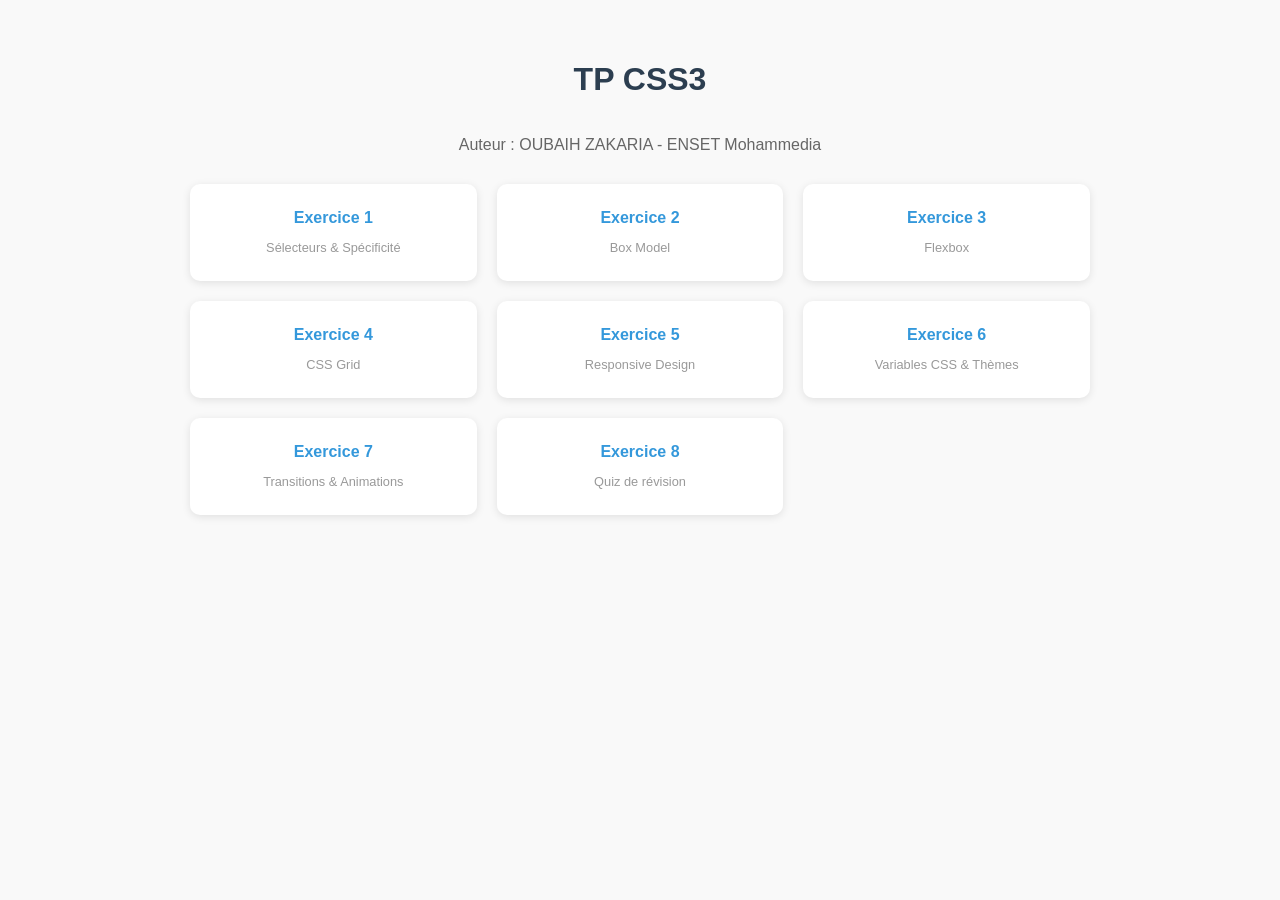
<file: index.html>
<!DOCTYPE html>
<html lang="fr">
<head>
  <meta charset="UTF-8">
  <meta name="viewport" content="width=device-width, initial-scale=1.0">
  <title>TP CSS3 - Chapitre 4</title>
  <link rel="stylesheet" href="style.css">
  <link rel="stylesheet" href="index.css">
</head>
<body>
  <h1>TP CSS3</h1>
  <p>Auteur : OUBAIH ZAKARIA - ENSET Mohammedia</p>
  <div class="grid">
    <a class="card" href="ex1/index.html"><h2>Exercice 1</h2><small>Sélecteurs & Spécificité</small></a>
    <a class="card" href="ex2/index.html"><h2>Exercice 2</h2><small>Box Model</small></a>
    <a class="card" href="ex3/index.html"><h2>Exercice 3</h2><small>Flexbox</small></a>
    <a class="card" href="ex4/index.html"><h2>Exercice 4</h2><small>CSS Grid</small></a>
    <a class="card" href="ex5/index.html"><h2>Exercice 5</h2><small>Responsive Design</small></a>
    <a class="card" href="ex6/index.html"><h2>Exercice 6</h2><small>Variables CSS & Thèmes</small></a>
    <a class="card" href="ex7/index.html"><h2>Exercice 7</h2><small>Transitions & Animations</small></a>
    <a class="card" href="ex8/index.html"><h2>Exercice 8</h2><small>Quiz de révision</small></a>
  </div>
</body>
</html>
</file>
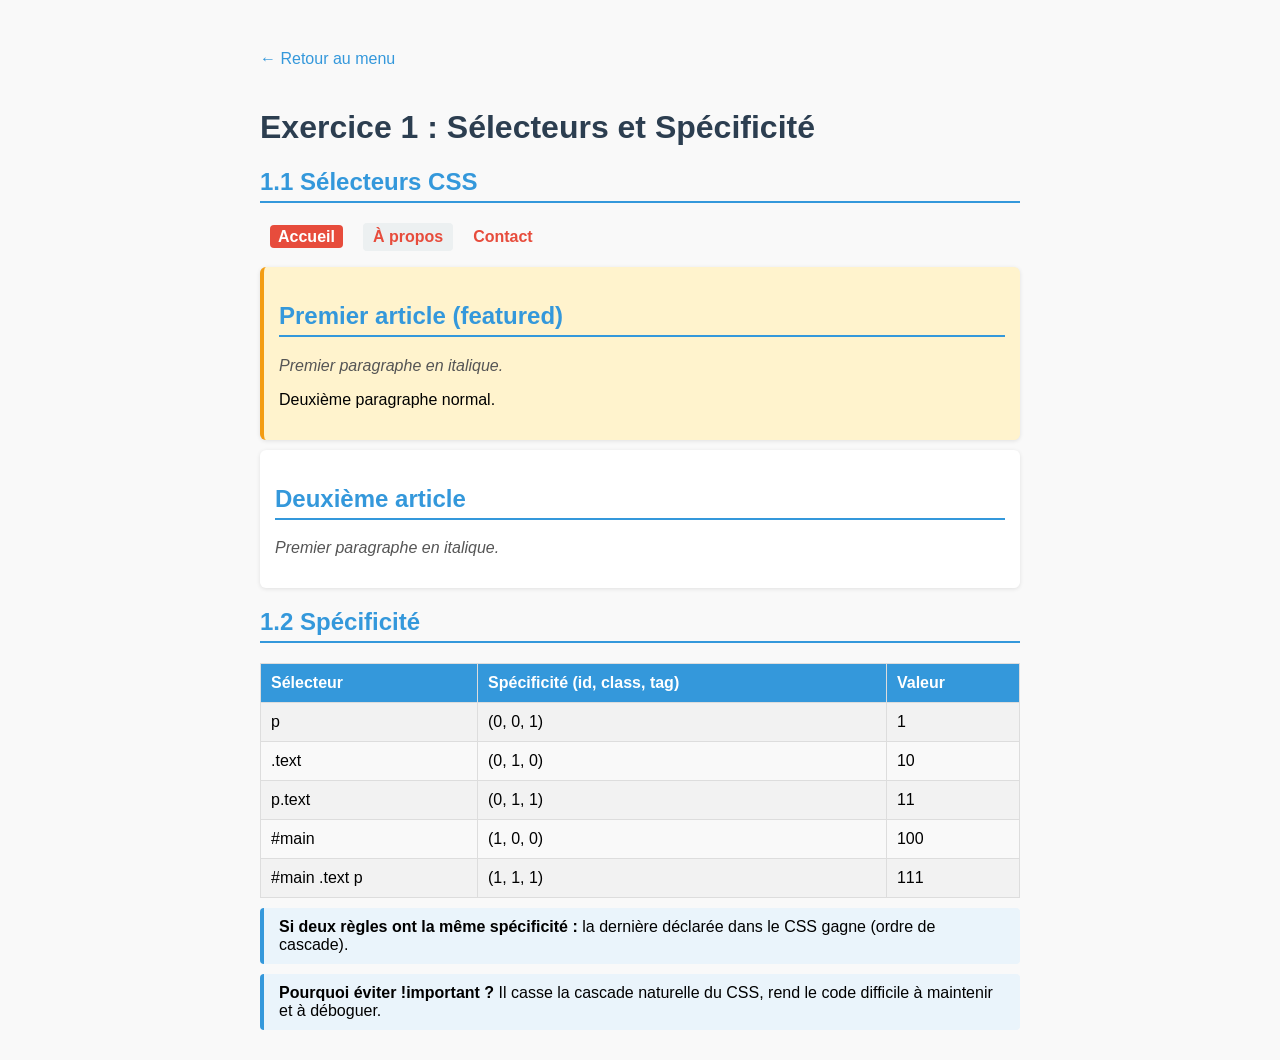
<file: ex1/index.html>
<!DOCTYPE html>
<html lang="fr">
<head>
  <meta charset="UTF-8">
  <meta name="viewport" content="width=device-width, initial-scale=1.0">
  <title>Exercice 1 - Sélecteurs & Spécificité</title>
  <link rel="stylesheet" href="../style.css">
  <link rel="stylesheet" href="style.css">
</head>
<body>
  <div class="page-ex1">
    <a class="back" href="../index.html">← Retour au menu</a>
    <h1>Exercice 1 : Sélecteurs et Spécificité</h1>

    <h2>1.1 Sélecteurs CSS</h2>
    <nav class="main-nav">
      <ul>
        <li><a href="/" class="active">Accueil</a></li>
        <li><a href="/about">À propos</a></li>
        <li><a href="/contact">Contact</a></li>
      </ul>
    </nav>

    <main>
      <article class="post featured">
        <h2>Premier article (featured)</h2>
        <p>Premier paragraphe en italique.</p>
        <p>Deuxième paragraphe normal.</p>
      </article>
      <article class="post">
        <h2>Deuxième article</h2>
        <p>Premier paragraphe en italique.</p>
      </article>
    </main>

    <h2>1.2 Spécificité</h2>
    <table class="specificity-table">
      <tr>
        <th>Sélecteur</th>
        <th>Spécificité (id, class, tag)</th>
        <th>Valeur</th>
      </tr>
      <tr><td>p</td><td>(0, 0, 1)</td><td>1</td></tr>
      <tr><td>.text</td><td>(0, 1, 0)</td><td>10</td></tr>
      <tr><td>p.text</td><td>(0, 1, 1)</td><td>11</td></tr>
      <tr><td>#main</td><td>(1, 0, 0)</td><td>100</td></tr>
      <tr><td>#main .text p</td><td>(1, 1, 1)</td><td>111</td></tr>
    </table>

    <div class="note">
      <strong>Si deux règles ont la même spécificité :</strong> la dernière déclarée dans le CSS gagne (ordre de cascade).
    </div>
    <div class="note">
      <strong>Pourquoi éviter !important ?</strong> Il casse la cascade naturelle du CSS, rend le code difficile à maintenir et à déboguer.
    </div>
  </div>
</body>
</html>
</file>
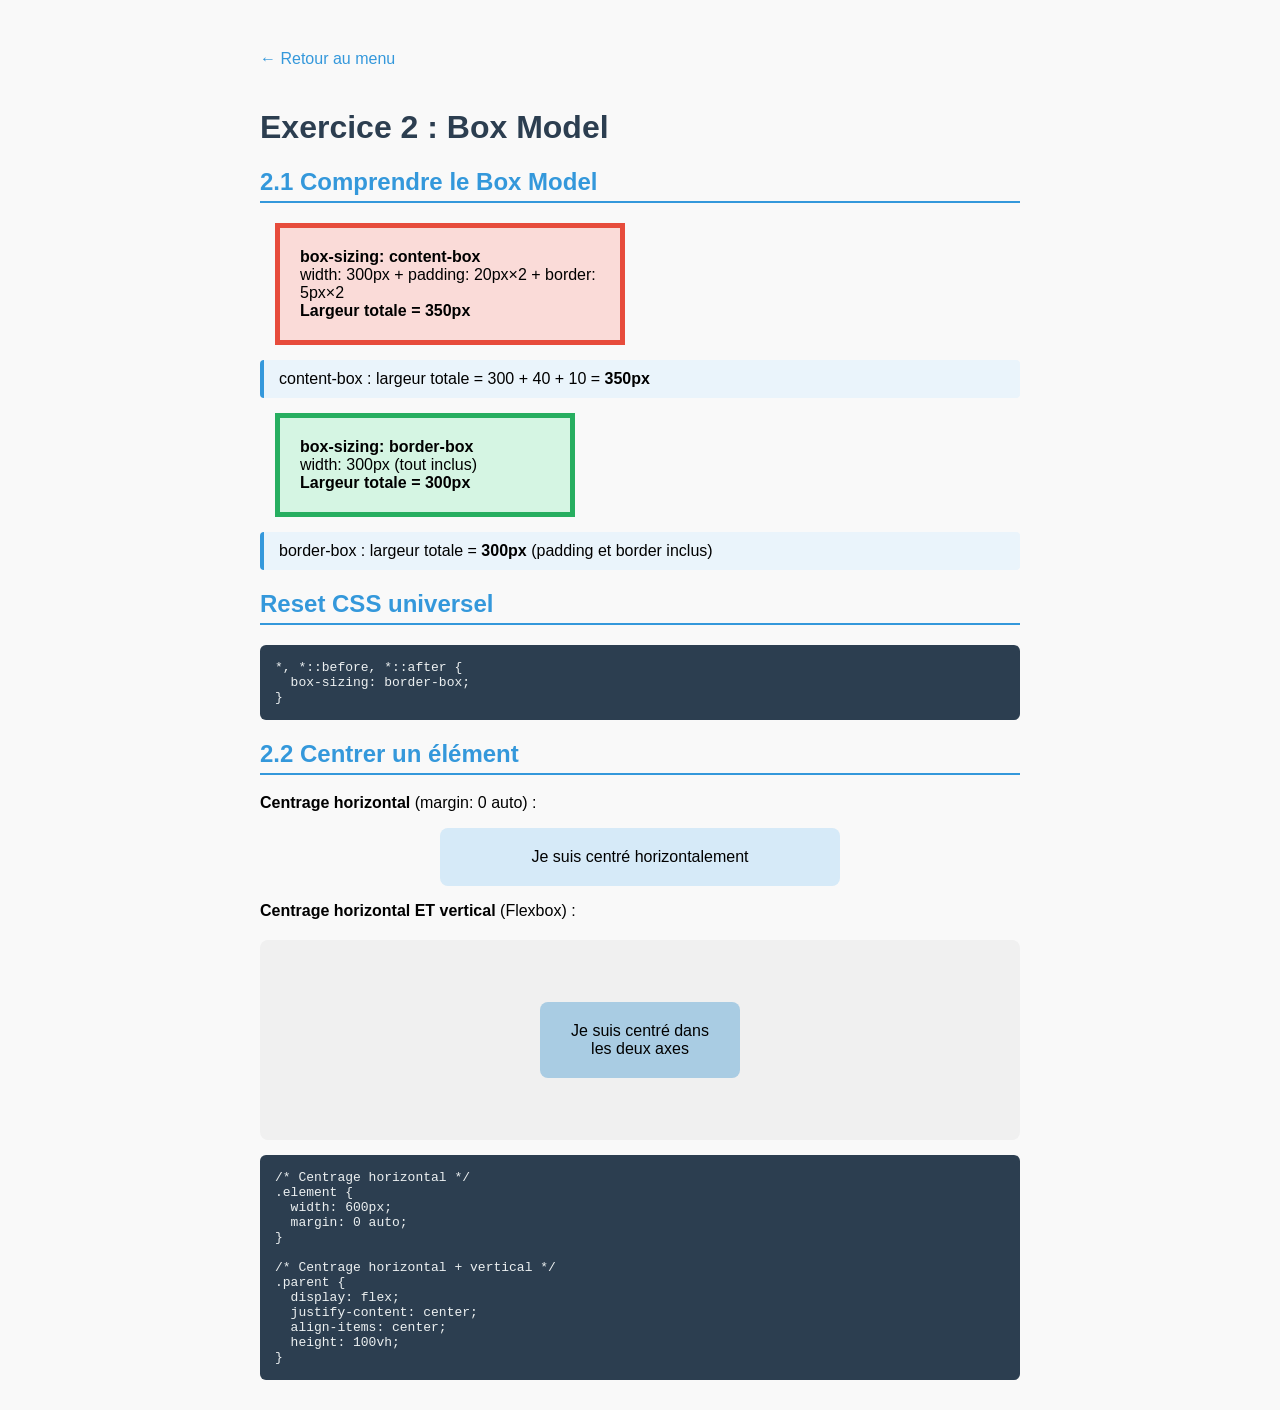
<file: ex2/index.html>
<!DOCTYPE html>
<html lang="fr">
<head>
  <meta charset="UTF-8">
  <meta name="viewport" content="width=device-width, initial-scale=1.0">
  <title>Exercice 2 - Box Model</title>
  <link rel="stylesheet" href="../style.css">
  <link rel="stylesheet" href="style.css">
</head>
<body>
  <div class="page-ex2">
    <a class="back" href="../index.html">← Retour au menu</a>
    <h1>Exercice 2 : Box Model</h1>

    <h2>2.1 Comprendre le Box Model</h2>

    <div class="box-content">
      <strong>box-sizing: content-box</strong><br>
      width: 300px + padding: 20px×2 + border: 5px×2<br>
      <strong>Largeur totale = 350px</strong>
    </div>
    <div class="note">content-box : largeur totale = 300 + 40 + 10 = <strong>350px</strong></div>

    <div class="box-border">
      <strong>box-sizing: border-box</strong><br>
      width: 300px (tout inclus)<br>
      <strong>Largeur totale = 300px</strong>
    </div>
    <div class="note">border-box : largeur totale = <strong>300px</strong> (padding et border inclus)</div>

    <h2>Reset CSS universel</h2>
    <pre>*, *::before, *::after {
  box-sizing: border-box;
}</pre>

    <h2>2.2 Centrer un élément</h2>
    <p><strong>Centrage horizontal</strong> (margin: 0 auto) :</p>
    <div class="center-h">Je suis centré horizontalement</div>

    <p><strong>Centrage horizontal ET vertical</strong> (Flexbox) :</p>
    <div class="center-container">
      <div class="center-both">Je suis centré dans les deux axes</div>
    </div>

    <pre style="margin-top:15px">/* Centrage horizontal */
.element {
  width: 600px;
  margin: 0 auto;
}

/* Centrage horizontal + vertical */
.parent {
  display: flex;
  justify-content: center;
  align-items: center;
  height: 100vh;
}</pre>
  </div>
</body>
</html>
</file>
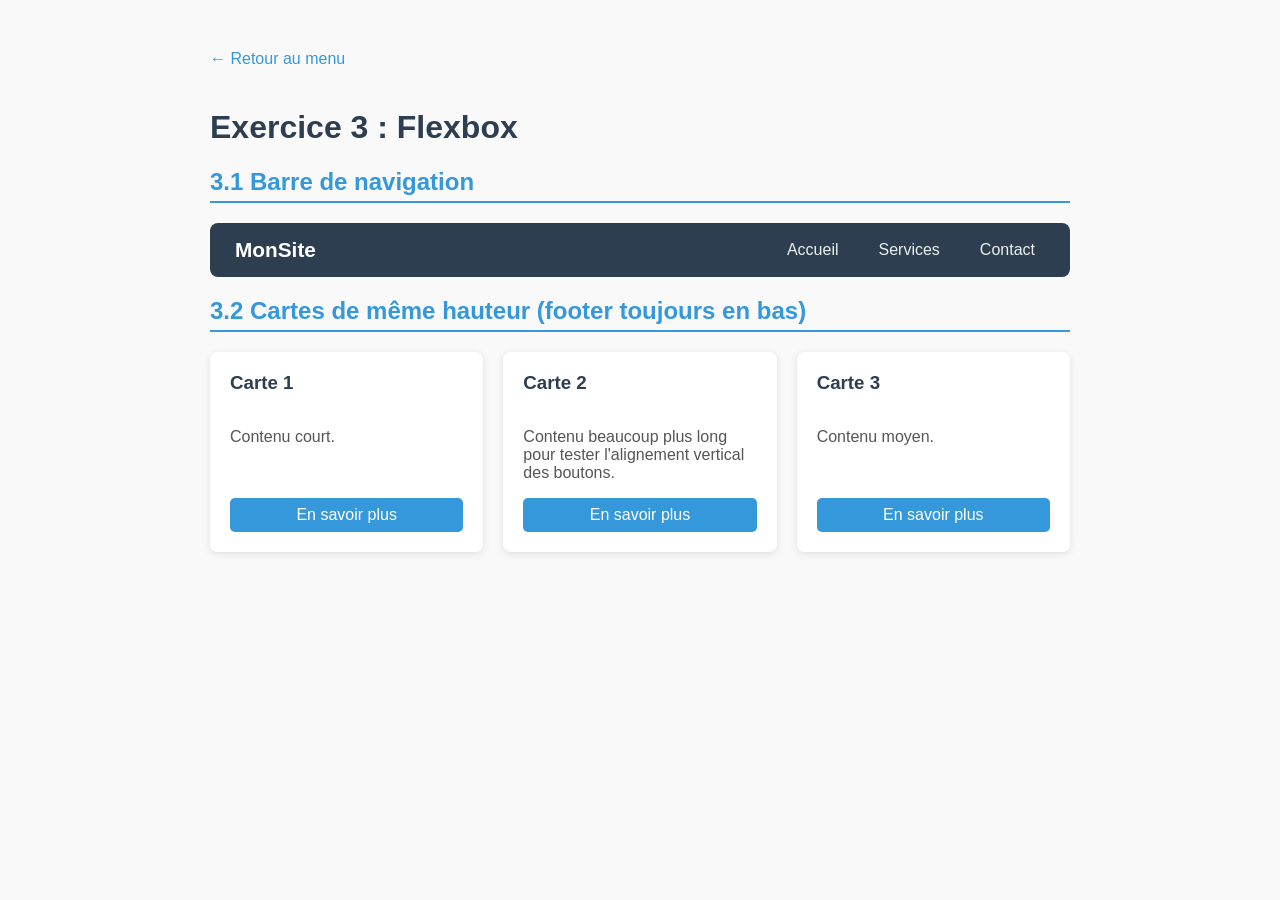
<file: ex3/index.html>
<!DOCTYPE html>
<html lang="fr">
<head>
  <meta charset="UTF-8">
  <meta name="viewport" content="width=device-width, initial-scale=1.0">
  <title>Exercice 3 - Flexbox</title>
  <link rel="stylesheet" href="../style.css">
  <link rel="stylesheet" href="style.css">
</head>
<body>
  <div class="page-ex3">
    <a class="back" href="../index.html">← Retour au menu</a>
    <h1>Exercice 3 : Flexbox</h1>

    <h2>3.1 Barre de navigation</h2>
    <nav class="navbar">
      <div class="logo">MonSite</div>
      <ul class="nav-links">
        <li><a href="#">Accueil</a></li>
        <li><a href="#">Services</a></li>
        <li><a href="#">Contact</a></li>
      </ul>
    </nav>

    <h2>3.2 Cartes de même hauteur (footer toujours en bas)</h2>
    <div class="cards">
      <div class="card">
        <h3>Carte 1</h3>
        <p>Contenu court.</p>
        <a href="#" class="card-link">En savoir plus</a>
      </div>
      <div class="card">
        <h3>Carte 2</h3>
        <p>Contenu beaucoup plus long pour tester l'alignement vertical des boutons.</p>
        <a href="#" class="card-link">En savoir plus</a>
      </div>
      <div class="card">
        <h3>Carte 3</h3>
        <p>Contenu moyen.</p>
        <a href="#" class="card-link">En savoir plus</a>
      </div>
    </div>
  </div>
</body>
</html>
</file>
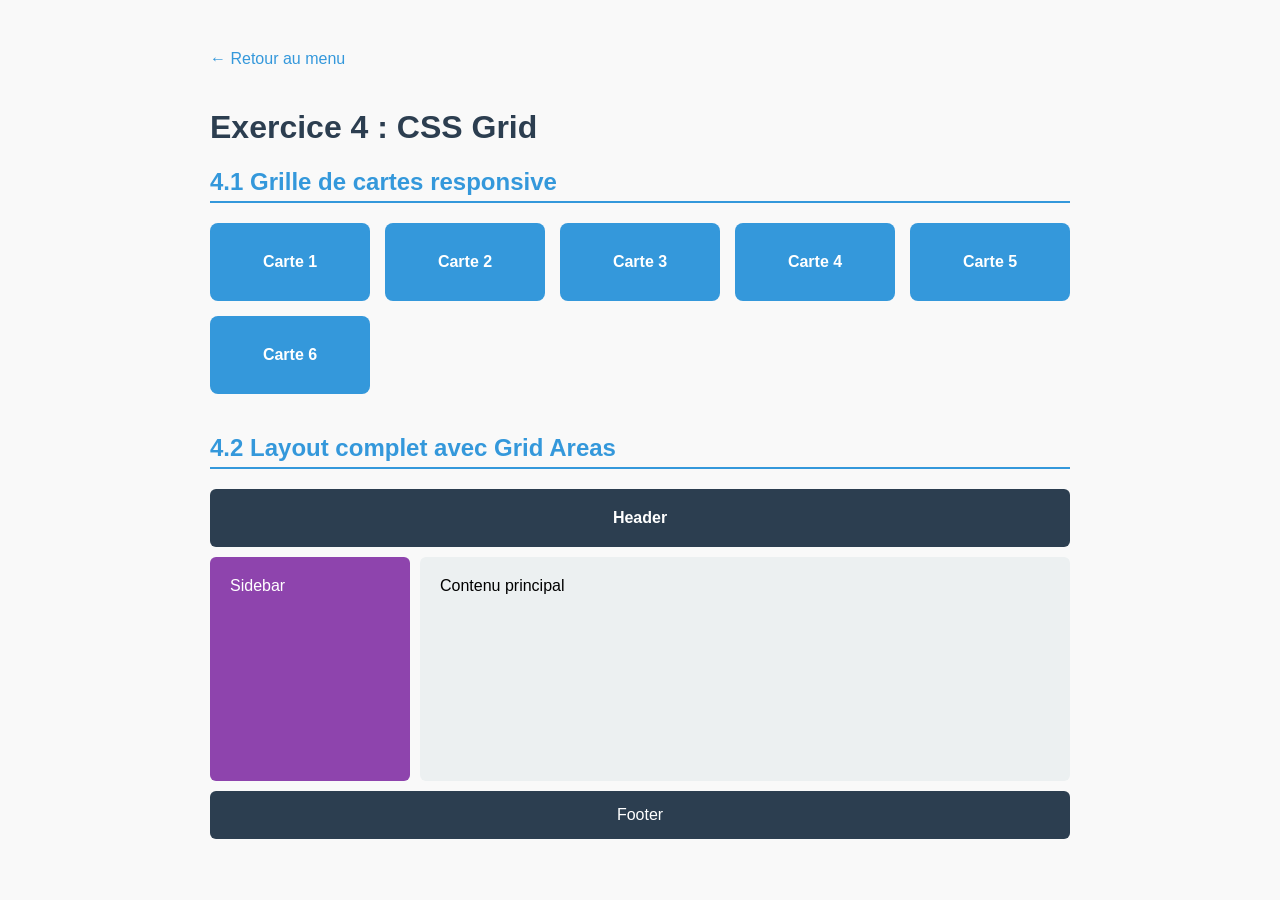
<file: ex4/index.html>
<!DOCTYPE html>
<html lang="fr">
<head>
  <meta charset="UTF-8">
  <meta name="viewport" content="width=device-width, initial-scale=1.0">
  <title>Exercice 4 - CSS Grid</title>
  <link rel="stylesheet" href="../style.css">
  <link rel="stylesheet" href="style.css">
</head>
<body>
  <div class="page-ex4">
    <a class="back" href="../index.html">← Retour au menu</a>
    <h1>Exercice 4 : CSS Grid</h1>

    <h2>4.1 Grille de cartes responsive</h2>
    <div class="grid-cards">
      <div class="card">Carte 1</div>
      <div class="card">Carte 2</div>
      <div class="card">Carte 3</div>
      <div class="card">Carte 4</div>
      <div class="card">Carte 5</div>
      <div class="card">Carte 6</div>
    </div>

    <h2>4.2 Layout complet avec Grid Areas</h2>
    <div class="page-layout">
      <header class="header">Header</header>
      <nav class="sidebar">Sidebar</nav>
      <main class="main">Contenu principal</main>
      <footer class="footer">Footer</footer>
    </div>
  </div>
</body>
</html>
</file>
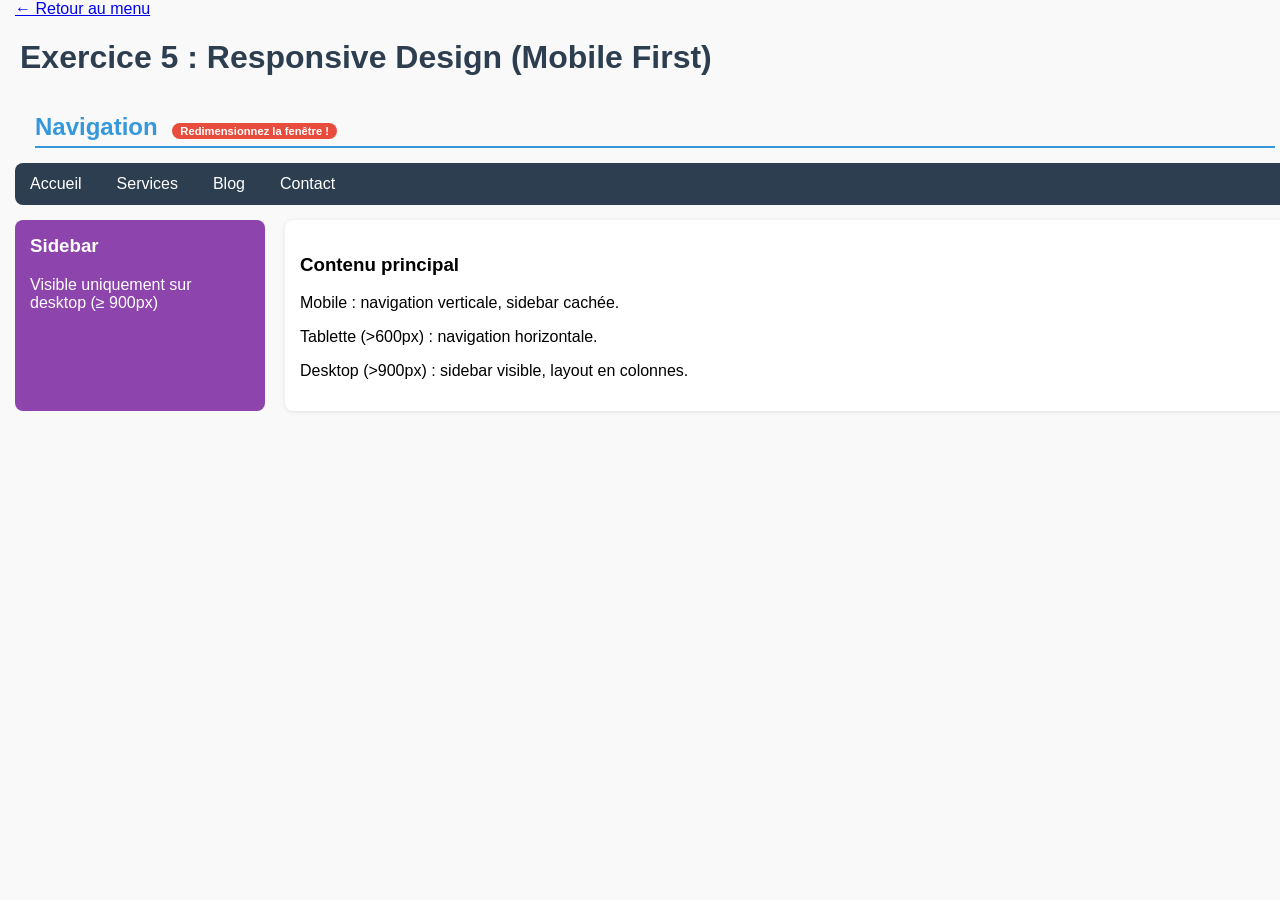
<file: ex5/index.html>
<!DOCTYPE html>
<html lang="fr">
<head>
  <meta charset="UTF-8">
  <meta name="viewport" content="width=device-width, initial-scale=1.0">
  <title>Exercice 5 - Responsive Design</title>
  <link rel="stylesheet" href="style.css">
</head>
<body>
  <a class="back" href="../index.html" style="margin-left:15px">← Retour au menu</a>
  <h1>Exercice 5 : Responsive Design (Mobile First)</h1>

  <div class="container">
    <h2>Navigation <span class="label">Redimensionnez la fenêtre !</span></h2>
    <ul class="nav-menu">
      <li><a href="#">Accueil</a></li>
      <li><a href="#">Services</a></li>
      <li><a href="#">Blog</a></li>
      <li><a href="#">Contact</a></li>
    </ul>

    <div class="content">
      <aside class="sidebar">
        <h3 style="margin-top:0">Sidebar</h3>
        <p>Visible uniquement sur desktop (≥ 900px)</p>
      </aside>
      <div class="main-content">
        <h3>Contenu principal</h3>
        <p> Mobile : navigation verticale, sidebar cachée.</p>
        <p>Tablette (>600px) : navigation horizontale.</p>
        <p>Desktop (>900px) : sidebar visible, layout en colonnes.</p>
      </div>
    </div>
  </div>
</body>
</html>
</file>
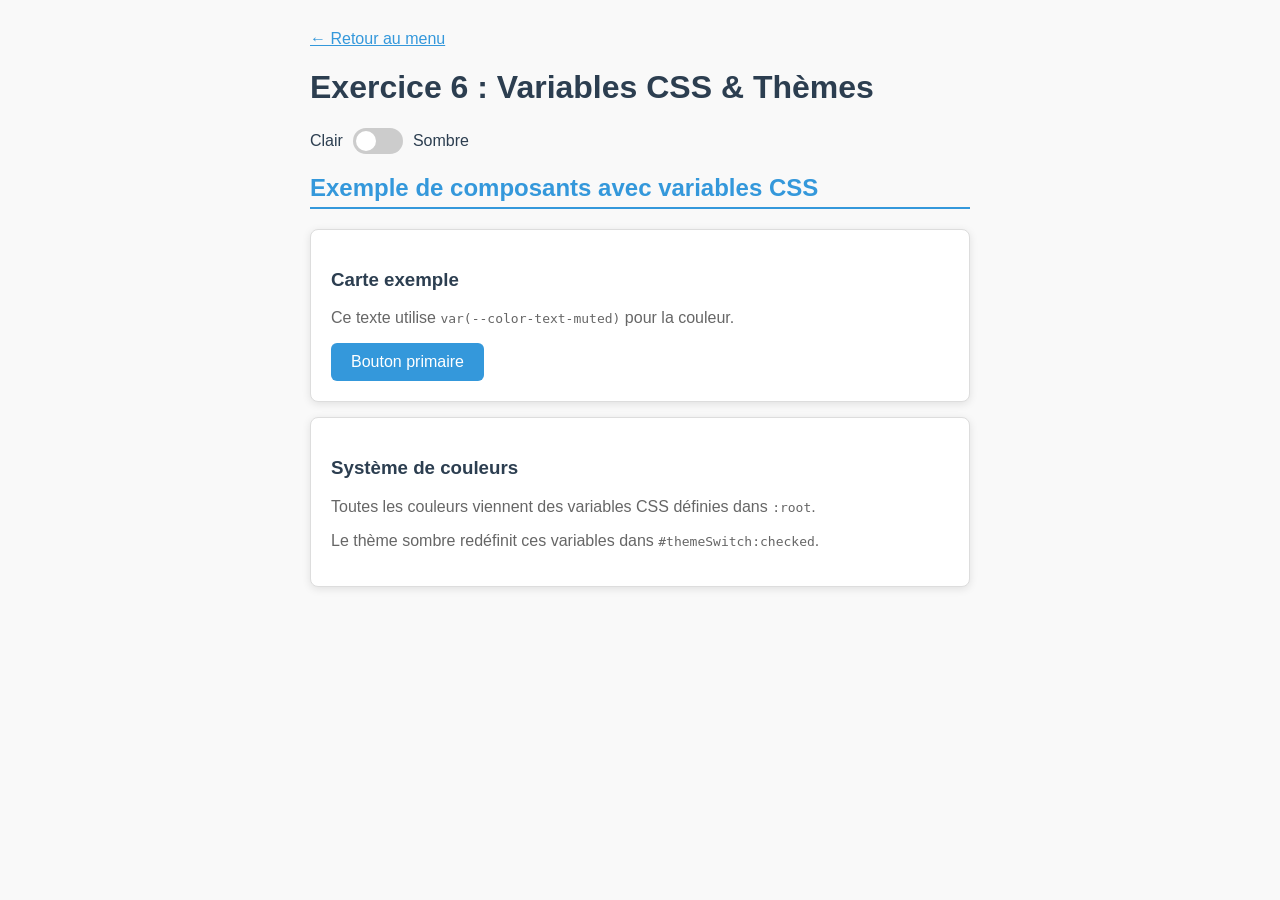
<file: ex6/index.html>
<!DOCTYPE html>
<html lang="fr">
<head>
  <meta charset="UTF-8">
  <meta name="viewport" content="width=device-width, initial-scale=1.0">
  <title>Exercice 6 - Variables CSS & Thèmes</title>
  <link rel="stylesheet" href="style.css">
</head>
<body>
  <input type="checkbox" id="themeSwitch" class="theme-input">

  <a class="back" href="../index.html">← Retour au menu</a>
  <h1>Exercice 6 : Variables CSS & Thèmes</h1>

  <div class="theme-toggle">
    <span>Clair</span>
    <label class="switch" for="themeSwitch">
      <span class="slider"></span>
    </label>
    <span>Sombre</span>
  </div>

  <h2>Exemple de composants avec variables CSS</h2>

  <div class="card">
    <h3>Carte exemple</h3>
    <p>Ce texte utilise <code>var(--color-text-muted)</code> pour la couleur.</p>
    <button class="btn">Bouton primaire</button>
  </div>

  <div class="card">
    <h3>Système de couleurs</h3>
    <p>Toutes les couleurs viennent des variables CSS définies dans <code>:root</code>.</p>
    <p>Le thème sombre redéfinit ces variables dans <code>#themeSwitch:checked</code>.</p>
  </div>
</body>
</html>
</file>
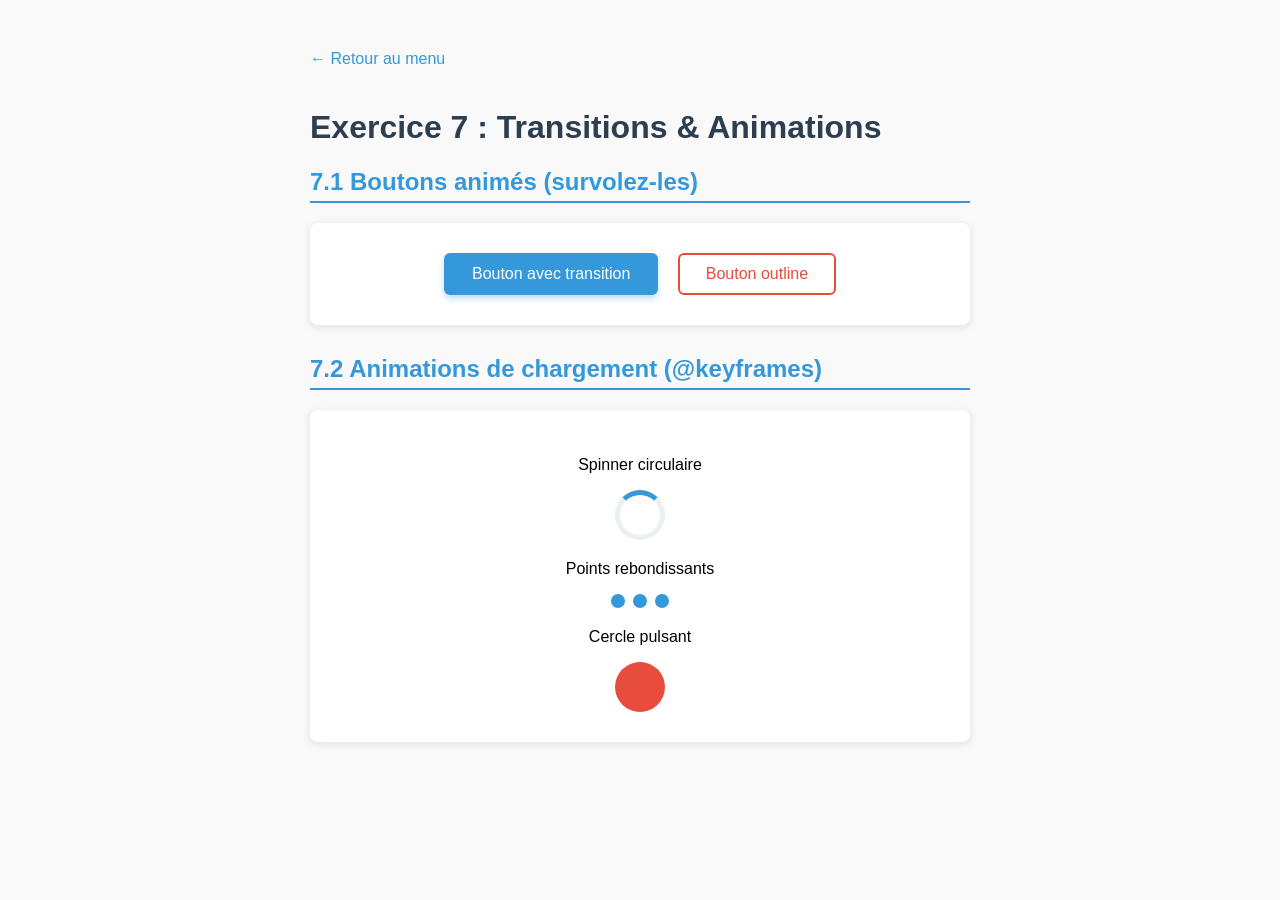
<file: ex7/index.html>
<!DOCTYPE html>
<html lang="fr">
<head>
  <meta charset="UTF-8">
  <meta name="viewport" content="width=device-width, initial-scale=1.0">
  <title>Exercice 7 - Transitions & Animations</title>
  <link rel="stylesheet" href="../style.css">
  <link rel="stylesheet" href="style.css">
</head>
<body>
  <div class="page-ex7">
    <a class="back" href="../index.html">← Retour au menu</a>
    <h1>Exercice 7 : Transitions & Animations</h1>

    <h2>7.1 Boutons animés (survolez-les)</h2>
    <div class="demo">
      <button class="btn">Bouton avec transition</button>
      <button class="btn-outline">Bouton outline</button>
    </div>

    <h2>7.2 Animations de chargement (@keyframes)</h2>
    <div class="demo">
      <p>Spinner circulaire</p>
      <div class="spinner"></div>

      <p>Points rebondissants</p>
      <div class="dots">
        <div class="dot"></div>
        <div class="dot"></div>
        <div class="dot"></div>
      </div>

      <p>Cercle pulsant</p>
      <div class="pulse-circle"></div>
    </div>
  </div>
</body>
</html>
</file>
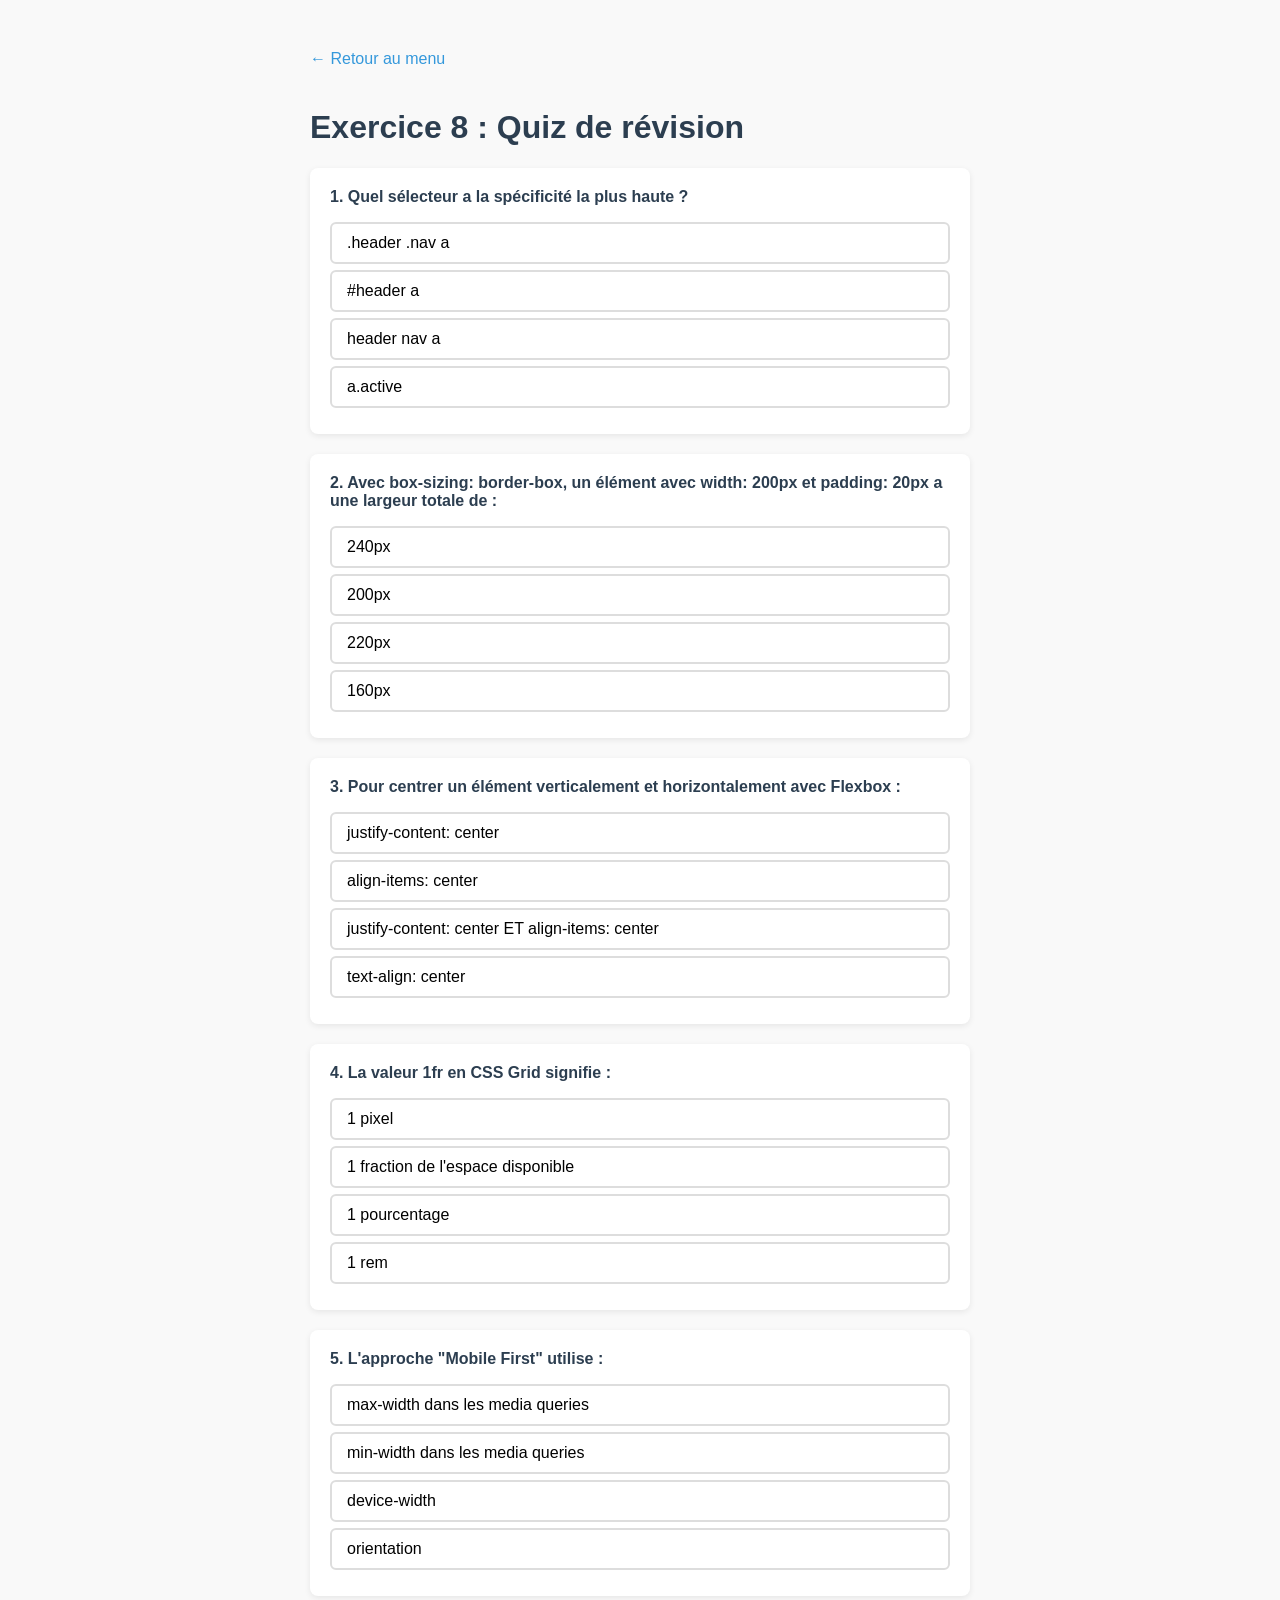
<file: ex8/index.html>
<!DOCTYPE html>
<html lang="fr">
<head>
  <meta charset="UTF-8">
  <meta name="viewport" content="width=device-width, initial-scale=1.0">
  <title>Exercice 8 - Quiz</title>
  <link rel="stylesheet" href="../style.css">
  <link rel="stylesheet" href="style.css">
</head>
<body>
  <div class="page-ex8">
    <a class="back" href="../index.html">← Retour au menu</a>
    <h1>Exercice 8 : Quiz de révision</h1>

    <!-- Question 1 -->
    <div class="question">
      <p>1. Quel sélecteur a la spécificité la plus haute ?</p>
      <label class="option">
        <input type="radio" name="q1" value="a">
        <span class="text">.header .nav a</span>
        <span class="feedback correct-msg">Bonne réponse</span>
        <span class="feedback wrong-msg">Mauvaise réponse</span>
      </label>
      <label class="option correct">
        <input type="radio" name="q1" value="b">
        <span class="text">#header a</span>
        <span class="feedback correct-msg">Bonne réponse</span>
        <span class="feedback wrong-msg">Mauvaise réponse</span>
      </label>
      <label class="option">
        <input type="radio" name="q1" value="c">
        <span class="text">header nav a</span>
        <span class="feedback correct-msg">Bonne réponse</span>
        <span class="feedback wrong-msg">Mauvaise réponse</span>
      </label>
      <label class="option">
        <input type="radio" name="q1" value="d">
        <span class="text">a.active</span>
        <span class="feedback correct-msg">Bonne réponse</span>
        <span class="feedback wrong-msg">Mauvaise réponse</span>
      </label>
    </div>

    <!-- Question 2 -->
    <div class="question">
      <p>2. Avec box-sizing: border-box, un élément avec width: 200px et padding: 20px a une largeur totale de :</p>
      <label class="option">
        <input type="radio" name="q2" value="a">
        <span class="text">240px</span>
        <span class="feedback correct-msg">Bonne réponse</span>
        <span class="feedback wrong-msg">Mauvaise réponse</span>
      </label>
      <label class="option correct">
        <input type="radio" name="q2" value="b">
        <span class="text">200px</span>
        <span class="feedback correct-msg">Bonne réponse</span>
        <span class="feedback wrong-msg">Mauvaise réponse</span>
      </label>
      <label class="option">
        <input type="radio" name="q2" value="c">
        <span class="text">220px</span>
        <span class="feedback correct-msg">Bonne réponse</span>
        <span class="feedback wrong-msg">Mauvaise réponse</span>
      </label>
      <label class="option">
        <input type="radio" name="q2" value="d">
        <span class="text">160px</span>
        <span class="feedback correct-msg">Bonne réponse</span>
        <span class="feedback wrong-msg">Mauvaise réponse</span>
      </label>
    </div>

    <!-- Question 3 -->
    <div class="question">
      <p>3. Pour centrer un élément verticalement et horizontalement avec Flexbox :</p>
      <label class="option">
        <input type="radio" name="q3" value="a">
        <span class="text">justify-content: center</span>
        <span class="feedback correct-msg">Bonne réponse</span>
        <span class="feedback wrong-msg">Mauvaise réponse</span>
      </label>
      <label class="option">
        <input type="radio" name="q3" value="b">
        <span class="text">align-items: center</span>
        <span class="feedback correct-msg">Bonne réponse</span>
        <span class="feedback wrong-msg">Mauvaise réponse</span>
      </label>
      <label class="option correct">
        <input type="radio" name="q3" value="c">
        <span class="text">justify-content: center ET align-items: center</span>
        <span class="feedback correct-msg">Bonne réponse</span>
        <span class="feedback wrong-msg">Mauvaise réponse</span>
      </label>
      <label class="option">
        <input type="radio" name="q3" value="d">
        <span class="text">text-align: center</span>
        <span class="feedback correct-msg">Bonne réponse</span>
        <span class="feedback wrong-msg">Mauvaise réponse</span>
      </label>
    </div>

    <!-- Question 4 -->
    <div class="question">
      <p>4. La valeur 1fr en CSS Grid signifie :</p>
      <label class="option">
        <input type="radio" name="q4" value="a">
        <span class="text">1 pixel</span>
        <span class="feedback correct-msg">Bonne réponse</span>
        <span class="feedback wrong-msg">Mauvaise réponse</span>
      </label>
      <label class="option correct">
        <input type="radio" name="q4" value="b">
        <span class="text">1 fraction de l'espace disponible</span>
        <span class="feedback correct-msg">Bonne réponse</span>
        <span class="feedback wrong-msg">Mauvaise réponse</span>
      </label>
      <label class="option">
        <input type="radio" name="q4" value="c">
        <span class="text">1 pourcentage</span>
        <span class="feedback correct-msg">Bonne réponse</span>
        <span class="feedback wrong-msg">Mauvaise réponse</span>
      </label>
      <label class="option">
        <input type="radio" name="q4" value="d">
        <span class="text">1 rem</span>
        <span class="feedback correct-msg">Bonne réponse</span>
        <span class="feedback wrong-msg">Mauvaise réponse</span>
      </label>
    </div>

    <!-- Question 5 -->
    <div class="question">
      <p>5. L'approche "Mobile First" utilise :</p>
      <label class="option">
        <input type="radio" name="q5" value="a">
        <span class="text">max-width dans les media queries</span>
        <span class="feedback correct-msg">Bonne réponse</span>
        <span class="feedback wrong-msg">Mauvaise réponse</span>
      </label>
      <label class="option correct">
        <input type="radio" name="q5" value="b">
        <span class="text">min-width dans les media queries</span>
        <span class="feedback correct-msg">Bonne réponse</span>
        <span class="feedback wrong-msg">Mauvaise réponse</span>
      </label>
      <label class="option">
        <input type="radio" name="q5" value="c">
        <span class="text">device-width</span>
        <span class="feedback correct-msg">Bonne réponse</span>
        <span class="feedback wrong-msg">Mauvaise réponse</span>
      </label>
      <label class="option">
        <input type="radio" name="q5" value="d">
        <span class="text">orientation</span>
        <span class="feedback correct-msg">Bonne réponse</span>
        <span class="feedback wrong-msg">Mauvaise réponse</span>
      </label>
    </div>

  </div>
</body>
</html>
</file>
<file: style.css>
/* =============================================
   style.css - Styles communs à tous les exercices
   ============================================= */

* { box-sizing: border-box; }

body {
  font-family: Arial, sans-serif;
  background: #f9f9f9;
  margin: 0;
}

a.back {
  display: inline-block;
  margin: 20px 0;
  color: #3498db;
  text-decoration: none;
}

h1 { color: #2c3e50; }

h2 {
  color: #3498db;
  border-bottom: 2px solid #3498db;
  padding-bottom: 5px;
}

pre {
  background: #2c3e50;
  color: #ecf0f1;
  padding: 15px;
  border-radius: 6px;
  overflow-x: auto;
}

code {
  background: #eee;
  padding: 2px 6px;
  border-radius: 3px;
  font-size: 0.9rem;
}

.note {
  background: #eaf4fb;
  border-left: 4px solid #3498db;
  padding: 10px 15px;
  margin: 10px 0;
  border-radius: 4px;
}
</file>
<file: index.css>
/* =============================================
   index.css - Styles de la page d'accueil
   ============================================= */

body {
  display: flex;
  flex-direction: column;
  align-items: center;
  padding: 40px 20px;
}

p {
  color: #666;
  margin-bottom: 30px;
}

.grid {
  display: grid;
  grid-template-columns: repeat(auto-fit, minmax(220px, 1fr));
  gap: 20px;
  width: 100%;
  max-width: 900px;
}

.card {
  background: white;
  border-radius: 10px;
  padding: 25px;
  text-align: center;
  box-shadow: 0 2px 8px rgba(0,0,0,0.1);
  text-decoration: none;
  color: #2c3e50;
  transition: transform 0.2s, box-shadow 0.2s;
}
.card:hover {
  transform: translateY(-4px);
  box-shadow: 0 6px 16px rgba(0,0,0,0.15);
}
.card span { font-size: 2rem; display: block; margin-bottom: 10px; }
.card h2   { font-size: 1rem; margin: 0 0 6px; border: none; }
.card small { color: #999; font-size: 0.8rem; }
</file>
<file: ex1/style.css>
/* Exercice 1 - Sélecteurs & Spécificité */

/* 1. Tous les liens dans la navigation */
.main-nav a {
  color: #e74c3c;
  text-decoration: none;
  font-weight: bold;
}

/* 2. Uniquement le lien actif */
.main-nav a.active {
  background: #e74c3c;
  color: white;
  padding: 3px 8px;
  border-radius: 4px;
}

/* 3. L'article avec la classe featured */
article.post.featured {
  background: #fff3cd;
  border-left: 4px solid #f39c12;
  padding: 15px;
}

/* 4. Le premier paragraphe de chaque article */
article.post p:first-of-type {
  font-style: italic;
  color: #555;
}

/* 5. Les éléments li pairs */
.main-nav li:nth-child(even) {
  background: #ecf0f1;
}

/* Styles généraux nav */
.main-nav ul {
  list-style: none;
  padding: 0;
  display: flex;
  gap: 10px;
}
.main-nav li {
  padding: 5px 10px;
  border-radius: 4px;
}

/* Article */
article.post {
  background: white;
  padding: 15px;
  margin: 10px 0;
  border-radius: 6px;
  box-shadow: 0 1px 4px rgba(0,0,0,0.1);
}

/* Tableau spécificité */
.specificity-table {
  width: 100%;
  border-collapse: collapse;
  margin-top: 10px;
}
.specificity-table th,
.specificity-table td {
  border: 1px solid #ddd;
  padding: 10px;
  text-align: left;
}
.specificity-table th {
  background: #3498db;
  color: white;
}
.specificity-table tr:nth-child(even) {
  background: #f2f2f2;
}

/* Layout page */
.page-ex1 {
  max-width: 800px;
  margin: 30px auto;
  padding: 0 20px;
}
</file>
<file: ex2/style.css>
/* Exercice 2 - Box Model */

.page-ex2 {
  max-width: 800px;
  margin: 30px auto;
  padding: 0 20px;
}

/* content-box */
.box-content {
  box-sizing: content-box;
  width: 300px;
  padding: 20px;
  border: 5px solid #e74c3c;
  margin: 15px;
  background: #fadbd8;
}

/* border-box */
.box-border {
  box-sizing: border-box;
  width: 300px;
  padding: 20px;
  border: 5px solid #27ae60;
  margin: 15px;
  background: #d5f5e3;
}

/* Centrage horizontal */
.center-h {
  width: 400px;
  margin: 0 auto;
  background: #d6eaf8;
  padding: 20px;
  border-radius: 8px;
  text-align: center;
}

/* Centrage horizontal + vertical */
.center-container {
  height: 200px;
  background: #f0f0f0;
  display: flex;
  justify-content: center;
  align-items: center;
  border-radius: 8px;
  margin-top: 20px;
}
.center-both {
  width: 200px;
  background: #a9cce3;
  padding: 20px;
  border-radius: 8px;
  text-align: center;
}
</file>
<file: ex3/style.css>
/* Exercice 3 - Flexbox */

.page-ex3 {
  max-width: 900px;
  margin: 30px auto;
  padding: 0 20px;
}

/* Navbar */
.navbar {
  display: flex;
  justify-content: space-between;
  align-items: center;
  background: #2c3e50;
  padding: 15px 25px;
  border-radius: 8px;
}
.logo {
  color: white;
  font-size: 1.3rem;
  font-weight: bold;
}
.nav-links {
  list-style: none;
  display: flex;
  gap: 20px;
  margin: 0;
  padding: 0;
}
.nav-links a {
  color: #ecf0f1;
  text-decoration: none;
  padding: 5px 10px;
  border-radius: 4px;
  transition: background 0.2s;
}
.nav-links a:hover {
  background: #3498db;
}

/* Cartes */
.cards {
  display: flex;
  gap: 20px;
  margin-top: 20px;
}
.card {
  display: flex;
  flex-direction: column;
  background: white;
  border-radius: 8px;
  padding: 20px;
  flex: 1;
  box-shadow: 0 2px 8px rgba(0,0,0,0.1);
}
.card h3 {
  margin-top: 0;
  color: #2c3e50;
}
.card p {
  flex: 1;
  color: #555;
}
.card-link {
  display: inline-block;
  background: #3498db;
  color: white;
  text-decoration: none;
  padding: 8px 16px;
  border-radius: 5px;
  text-align: center;
  margin-top: auto;
}
.card-link:hover {
  background: #2980b9;
}
</file>
<file: ex4/style.css>
/* Exercice 4 - CSS Grid */

.page-ex4 {
  max-width: 900px;
  margin: 30px auto;
  padding: 0 20px;
}

/* Grille responsive */
.grid-cards {
  display: grid;
  grid-template-columns: repeat(auto-fit, minmax(150px, 1fr));
  gap: 15px;
  margin-bottom: 40px;
}
.grid-cards .card {
  background: #3498db;
  color: white;
  padding: 30px 15px;
  border-radius: 8px;
  text-align: center;
  font-weight: bold;
}

/* Layout Grid Areas */
.page-layout {
  display: grid;
  grid-template-areas:
    "header header"
    "sidebar main"
    "footer footer";
  grid-template-columns: 200px 1fr;
  grid-template-rows: auto 1fr auto;
  gap: 10px;
  min-height: 350px;
}
.header  { grid-area: header;  background: #2c3e50; color: white; padding: 20px; border-radius: 6px; text-align: center; font-weight: bold; }
.sidebar { grid-area: sidebar; background: #8e44ad; color: white; padding: 20px; border-radius: 6px; }
.main    { grid-area: main;    background: #ecf0f1; padding: 20px; border-radius: 6px; }
.footer  { grid-area: footer;  background: #2c3e50; color: white; padding: 15px; border-radius: 6px; text-align: center; }
</file>
<file: ex5/style.css>
/* Exercice 5 - Responsive Design Mobile First */

body {
  font-family: Arial, sans-serif;
  margin: 0;
  background: #f9f9f9;
}

h1 { color: #2c3e50; padding: 0 20px; }
h2 { color: #3498db; border-bottom: 2px solid #3498db; padding-bottom: 5px; margin: 0 20px 15px; }

/* Base mobile */
.container {
  width: 100%;
  padding: 15px;
}

.nav-menu {
  display: flex;
  flex-direction: column;
  gap: 5px;
  list-style: none;
  padding: 0;
  margin: 0;
  background: #2c3e50;
  border-radius: 8px;
  overflow: hidden;
}
.nav-menu li a {
  display: block;
  color: white;
  text-decoration: none;
  padding: 12px 20px;
}
.nav-menu li a:hover { background: #3498db; }

.content {
  display: block;
  margin-top: 15px;
}

.sidebar {
  display: none;
  background: #8e44ad;
  color: white;
  padding: 15px;
  border-radius: 8px;
}

.main-content {
  background: white;
  padding: 15px;
  border-radius: 8px;
  box-shadow: 0 1px 4px rgba(0,0,0,0.1);
}

.label {
  background: #e74c3c;
  color: white;
  font-size: 0.7rem;
  padding: 2px 8px;
  border-radius: 10px;
  margin-left: 8px;
}

/* Tablette */
@media (min-width: 600px) {
  .nav-menu { flex-direction: row; }
  .nav-menu li a { padding: 12px 15px; }
}

/* Desktop */
@media (min-width: 900px) {
  .content { display: flex; gap: 20px; }
  .sidebar { display: block; width: 220px; flex-shrink: 0; }
  .main-content { flex: 1; }
}
</file>
<file: ex6/style.css>
/* Exercice 6 - Variables CSS & Thèmes */

/* Thème clair */
:root {
  --color-bg: #f9f9f9;
  --color-surface: #ffffff;
  --color-primary: #3498db;
  --color-primary-dark: #2980b9;
  --color-text: #2c3e50;
  --color-text-muted: #666;
  --color-border: #ddd;
  --shadow: 0 2px 8px rgba(0,0,0,0.1);
}

/* Thème sombre - activé via #themeSwitch:checked sans JavaScript */
#themeSwitch:checked ~ * {
  --color-bg: #1a1a2e;
  --color-surface: #16213e;
  --color-primary: #4fc3f7;
  --color-primary-dark: #0288d1;
  --color-text: #e0e0e0;
  --color-text-muted: #aaa;
  --color-border: #333;
  --shadow: 0 2px 8px rgba(0,0,0,0.4);
}

#themeSwitch:checked ~ body {
  background: #1a1a2e;
  color: #e0e0e0;
}

* {
  box-sizing: border-box;
  transition: background 0.3s, color 0.3s;
}

body {
  font-family: Arial, sans-serif;
  background: var(--color-bg);
  color: var(--color-text);
  max-width: 700px;
  margin: 30px auto;
  padding: 0 20px;
}

a.back { color: var(--color-primary); }
h1 { color: var(--color-text); }
h2 { color: var(--color-primary); border-bottom: 2px solid var(--color-primary); padding-bottom: 5px; }

.card {
  background: var(--color-surface);
  border: 1px solid var(--color-border);
  border-radius: 8px;
  padding: 20px;
  margin: 15px 0;
  box-shadow: var(--shadow);
}
.card p { color: var(--color-text-muted); }

.btn {
  background: var(--color-primary);
  color: white;
  border: none;
  padding: 10px 20px;
  border-radius: 6px;
  cursor: pointer;
  font-size: 1rem;
}
.btn:hover { background: var(--color-primary-dark); }

/* Cacher la checkbox */
.theme-input { display: none; }

/* Toggle switch */
.theme-toggle {
  display: flex;
  align-items: center;
  gap: 10px;
  margin-bottom: 20px;
}
.switch {
  position: relative;
  width: 50px;
  height: 26px;
  cursor: pointer;
}
.slider {
  position: absolute;
  inset: 0;
  background: #ccc;
  border-radius: 26px;
  cursor: pointer;
  transition: background 0.3s;
}
.slider::before {
  content: '';
  position: absolute;
  width: 20px;
  height: 20px;
  left: 3px;
  top: 3px;
  background: white;
  border-radius: 50%;
  transition: transform 0.3s;
}
#themeSwitch:checked ~ * .slider { background: var(--color-primary); }
#themeSwitch:checked ~ * .slider::before { transform: translateX(24px); }
</file>
<file: ex7/style.css>
/* Exercice 7 - Transitions & Animations */

.page-ex7 {
  max-width: 700px;
  margin: 30px auto;
  padding: 0 20px;
}

.demo {
  background: white;
  padding: 30px;
  border-radius: 8px;
  box-shadow: 0 2px 8px rgba(0,0,0,0.1);
  margin-bottom: 30px;
  text-align: center;
}

/* Bouton principal */
.btn {
  display: inline-block;
  background: #3498db;
  color: white;
  padding: 12px 28px;
  border: none;
  border-radius: 6px;
  font-size: 1rem;
  cursor: pointer;
  transition: background 0.3s, transform 0.2s, box-shadow 0.3s;
  box-shadow: 0 4px 6px rgba(52, 152, 219, 0.3);
}
.btn:hover {
  background: #2980b9;
  transform: translateY(-3px);
  box-shadow: 0 8px 15px rgba(52, 152, 219, 0.4);
}
.btn:active {
  transform: translateY(0);
  box-shadow: 0 2px 4px rgba(52, 152, 219, 0.3);
}

/* Bouton outline */
.btn-outline {
  background: transparent;
  color: #e74c3c;
  border: 2px solid #e74c3c;
  padding: 10px 26px;
  border-radius: 6px;
  font-size: 1rem;
  cursor: pointer;
  margin-left: 15px;
  transition: background 0.3s, color 0.3s;
}
.btn-outline:hover {
  background: #e74c3c;
  color: white;
}

/* Spinner */
@keyframes spin {
  from { transform: rotate(0deg); }
  to   { transform: rotate(360deg); }
}
.spinner {
  width: 50px;
  height: 50px;
  border: 5px solid #ecf0f1;
  border-top-color: #3498db;
  border-radius: 50%;
  animation: spin 0.8s linear infinite;
  margin: 0 auto 20px;
}

/* Dots */
@keyframes bounce {
  0%, 100% { transform: translateY(0); }
  50%       { transform: translateY(-15px); }
}
.dots {
  display: flex;
  justify-content: center;
  gap: 8px;
  margin-bottom: 20px;
}
.dot {
  width: 14px;
  height: 14px;
  background: #3498db;
  border-radius: 50%;
  animation: bounce 0.6s ease-in-out infinite;
}
.dot:nth-child(2) { animation-delay: 0.1s; }
.dot:nth-child(3) { animation-delay: 0.2s; }

/* Pulse */
@keyframes pulse {
  0%, 100% { transform: scale(1); opacity: 1; }
  50%       { transform: scale(1.2); opacity: 0.6; }
}
.pulse-circle {
  width: 50px;
  height: 50px;
  background: #e74c3c;
  border-radius: 50%;
  margin: 0 auto;
  animation: pulse 1s ease-in-out infinite;
}
</file>
<file: ex8/style.css>
/* Exercice 8 - Quiz (CSS only) */

.page-ex8 {
  max-width: 700px;
  margin: 30px auto;
  padding: 0 20px;
}

.question {
  background: white;
  border-radius: 8px;
  padding: 20px;
  margin-bottom: 20px;
  box-shadow: 0 2px 6px rgba(0,0,0,0.08);
}
.question > p {
  font-weight: bold;
  color: #2c3e50;
  margin-top: 0;
}

/* Chaque option = label cliquable */
.option {
  display: flex;
  align-items: center;
  gap: 10px;
  padding: 10px 15px;
  margin: 6px 0;
  border: 2px solid #ddd;
  border-radius: 6px;
  cursor: pointer;
  transition: border-color 0.2s, background 0.2s;
}
.option:hover {
  border-color: #3498db;
  background: #eaf4fb;
}

/* Cacher le radio natif */
.option input[type="radio"] {
  display: none;
}

/* Feedback caché par défaut */
.feedback {
  display: none;
  font-size: 0.85rem;
  margin-left: auto;
}

/* Quand un radio est coché : colorer le label parent */
.option input[type="radio"]:checked ~ .text {
  font-weight: bold;
}

/* Bonne réponse cochée → vert */
.option.correct input[type="radio"]:checked + .text {
  color: #1e8449;
}
.option.correct input[type="radio"]:checked ~ .correct-msg {
  display: inline;
  color: #27ae60;
}

/* Mauvaise réponse cochée → rouge */
.option:not(.correct) input[type="radio"]:checked + .text {
  color: #c0392b;
}
.option:not(.correct) input[type="radio"]:checked ~ .wrong-msg {
  display: inline;
  color: #e74c3c;
}

/* Bordure colorée selon résultat */
.option.correct input[type="radio"]:checked ~ * {
  /* handled above */
}
.option input[type="radio"]:checked {
  /* trigger border via label */
}

/* Bordure du label selon résultat */
.option.correct:has(input:checked) {
  border-color: #27ae60;
  background: #d5f5e3;
}
.option:not(.correct):has(input:checked) {
  border-color: #e74c3c;
  background: #fadbd8;
}
</file>
